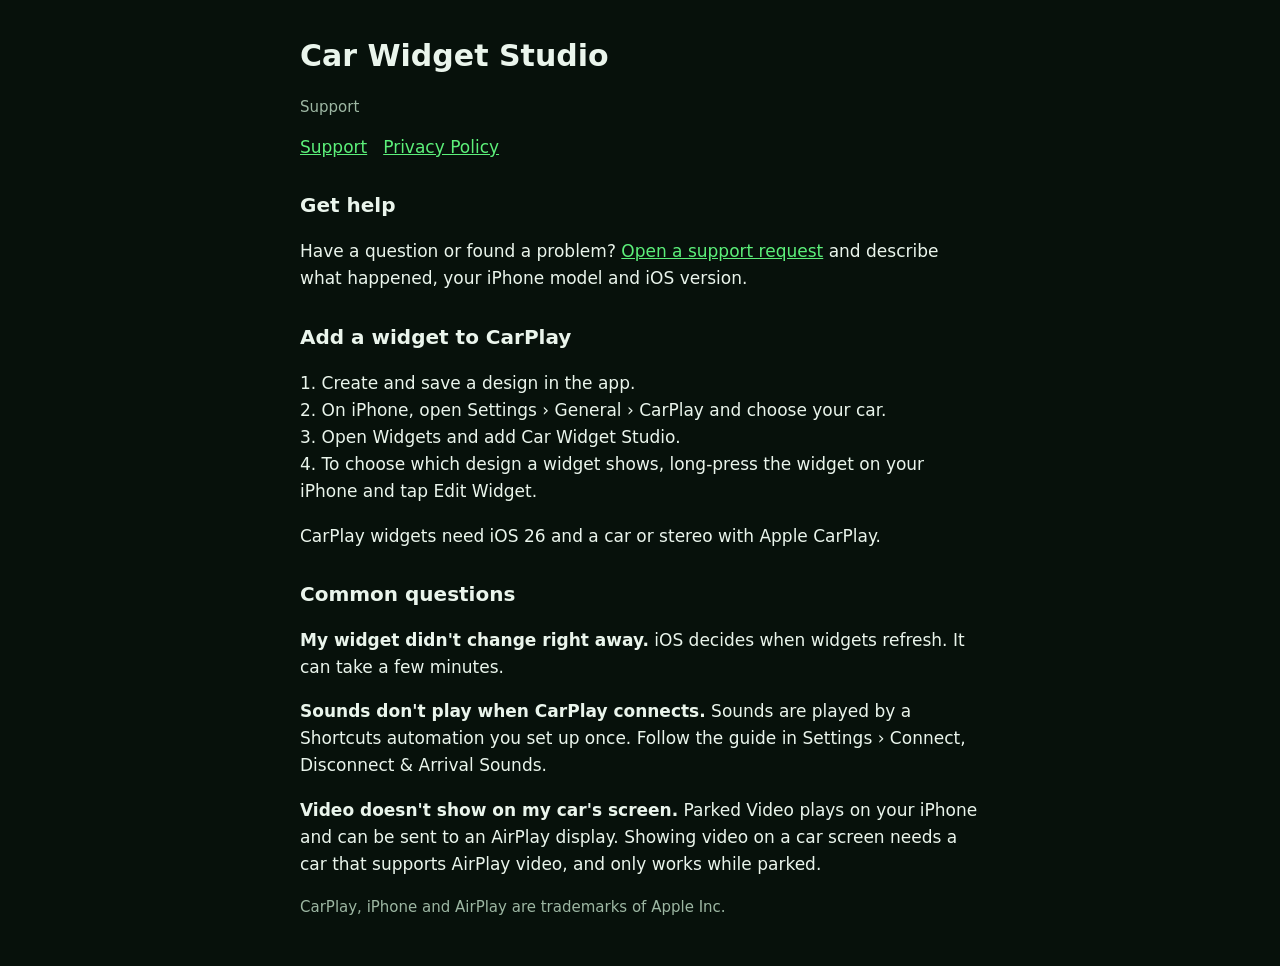
<file: index.html>
<!doctype html><html lang="en"><head><meta charset="utf-8"><meta name="viewport" content="width=device-width,initial-scale=1">
<title>Car Widget Studio — Support</title><link rel="stylesheet" href="style.css"></head><body>
<h1>Car Widget Studio</h1><p class="muted">Support</p>
<nav><a href="index.html">Support</a><a href="privacy.html">Privacy Policy</a></nav>
<h2>Get help</h2>
<p>Have a question or found a problem? <a href="https://github.com/nimdechavest/car-widget-studio/issues">Open a support request</a> and describe what happened, your iPhone model and iOS version.</p>
<h2>Add a widget to CarPlay</h2>
<p>1. Create and save a design in the app.<br>2. On iPhone, open Settings › General › CarPlay and choose your car.<br>3. Open Widgets and add Car Widget Studio.<br>4. To choose which design a widget shows, long-press the widget on your iPhone and tap Edit Widget.</p>
<p>CarPlay widgets need iOS 26 and a car or stereo with Apple CarPlay.</p>
<h2>Common questions</h2>
<p><b>My widget didn't change right away.</b> iOS decides when widgets refresh. It can take a few minutes.</p>
<p><b>Sounds don't play when CarPlay connects.</b> Sounds are played by a Shortcuts automation you set up once. Follow the guide in Settings › Connect, Disconnect &amp; Arrival Sounds.</p>
<p><b>Video doesn't show on my car's screen.</b> Parked Video plays on your iPhone and can be sent to an AirPlay display. Showing video on a car screen needs a car that supports AirPlay video, and only works while parked.</p>
<p class="muted">CarPlay, iPhone and AirPlay are trademarks of Apple Inc.</p>
</body></html>
</file>
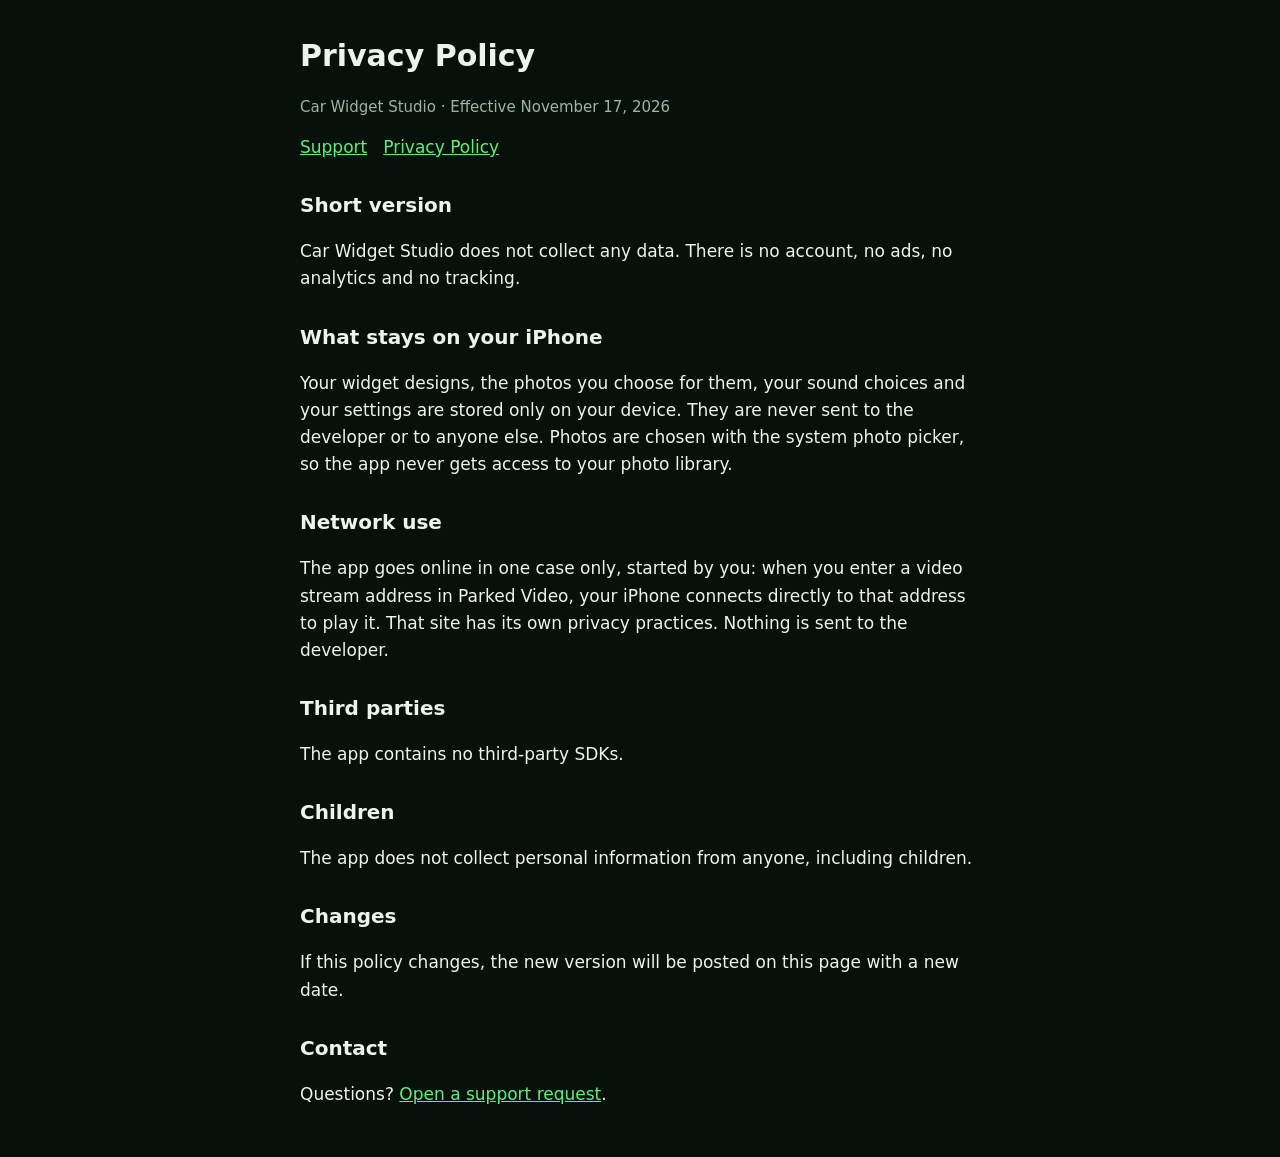
<file: privacy.html>
<!doctype html><html lang="en"><head><meta charset="utf-8"><meta name="viewport" content="width=device-width,initial-scale=1">
<title>Car Widget Studio — Privacy Policy</title><link rel="stylesheet" href="style.css"></head><body>
<h1>Privacy Policy</h1><p class="muted">Car Widget Studio · Effective November 17, 2026</p>
<nav><a href="index.html">Support</a><a href="privacy.html">Privacy Policy</a></nav>
<h2>Short version</h2>
<p>Car Widget Studio does not collect any data. There is no account, no ads, no analytics and no tracking.</p>
<h2>What stays on your iPhone</h2>
<p>Your widget designs, the photos you choose for them, your sound choices and your settings are stored only on your device. They are never sent to the developer or to anyone else. Photos are chosen with the system photo picker, so the app never gets access to your photo library.</p>
<h2>Network use</h2>
<p>The app goes online in one case only, started by you: when you enter a video stream address in Parked Video, your iPhone connects directly to that address to play it. That site has its own privacy practices. Nothing is sent to the developer.</p>
<h2>Third parties</h2>
<p>The app contains no third-party SDKs.</p>
<h2>Children</h2>
<p>The app does not collect personal information from anyone, including children.</p>
<h2>Changes</h2>
<p>If this policy changes, the new version will be posted on this page with a new date.</p>
<h2>Contact</h2>
<p>Questions? <a href="https://github.com/nimdechavest/car-widget-studio/issues">Open a support request</a>.</p>
</body></html>
</file>
<file: style.css>
:root{color-scheme:light dark}
body{font:17px/1.6 -apple-system,system-ui,sans-serif;max-width:680px;margin:0 auto;padding:32px 20px;background:#07110b;color:#eaf5ec}
h1{font-size:30px;margin:0 0 4px}h2{font-size:20px;margin-top:28px}
a{color:#5cf07a}.muted{color:#9db7a3;font-size:15px}
nav{margin:8px 0 24px}nav a{margin-right:16px}
</file>
